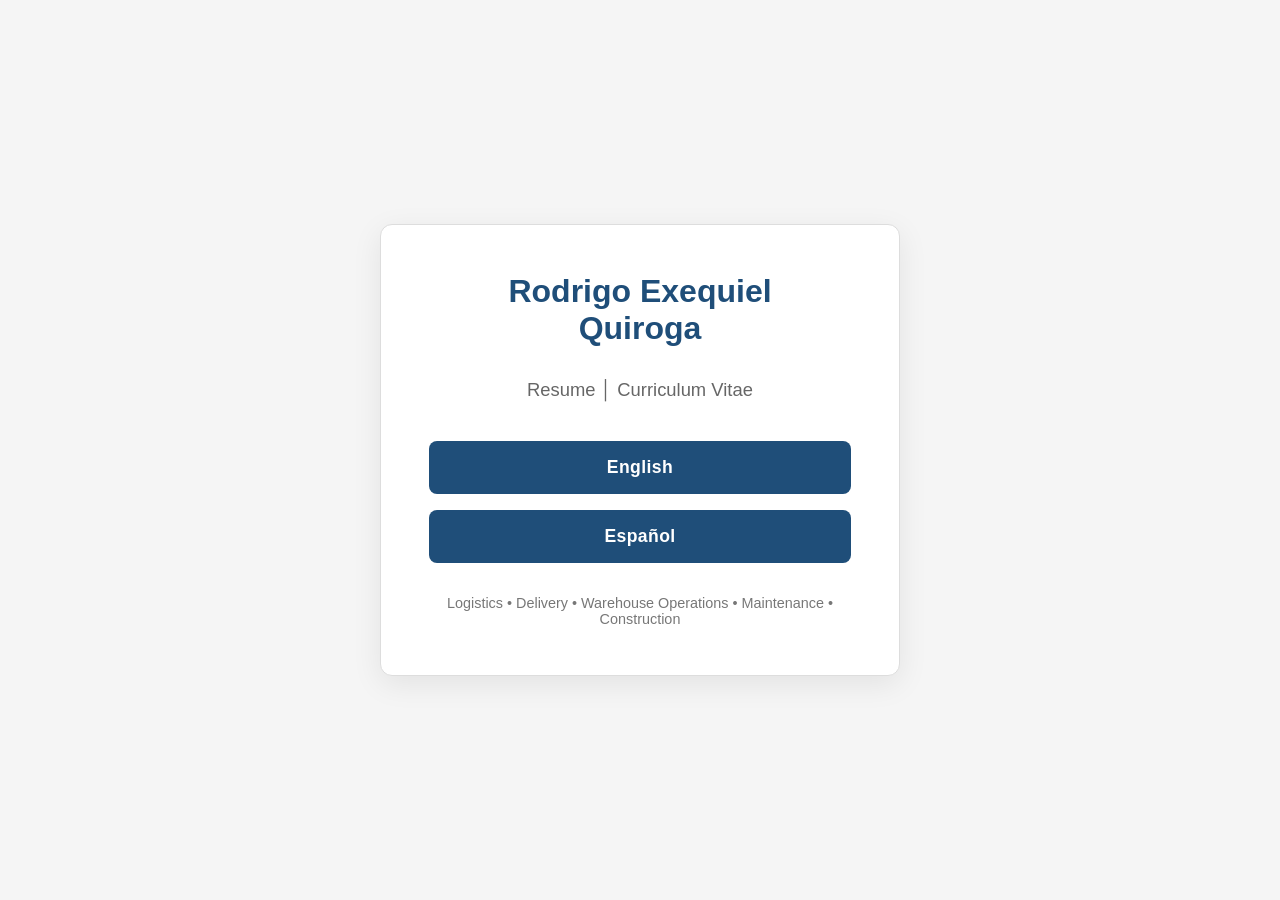
<file: index.html>
<!DOCTYPE html>
<html lang="en">

<head>

    <meta charset="UTF-8">

    <meta
        name="viewport"
        content="width=device-width, initial-scale=1.0"
    >

    <meta
        name="description"
        content="Resume | Curriculum Vitae of Rodrigo Exequiel Quiroga"
    >

    <title>Rodrigo Exequiel Quiroga</title>

    <style>

        :root
        {
            --bg: #f5f5f5;
            --card: #ffffff;
            --text: #222222;
            --accent: #1f4e79;
            --border: #dddddd;
        }

        *
        {
            box-sizing: border-box;
        }

        body
        {
            margin: 0;

            display: flex;
            justify-content: center;
            align-items: center;

            min-height: 100vh;

            font-family: Arial, Helvetica, sans-serif;

            background: var(--bg);
            color: var(--text);
        }

        .card
        {
            width: min(92%, 520px);

            padding: 48px;

            text-align: center;

            background: var(--card);

            border: 1px solid var(--border);
            border-radius: 12px;

            box-shadow: 0 8px 30px rgba(0, 0, 0, .08);

            transition:
                transform .15s ease,
                box-shadow .15s ease;
        }

        .card:hover
        {
            transform: translateY(-2px);

            box-shadow: 0 12px 36px rgba(0, 0, 0, .10);
        }

        h1
        {
            margin: 0;

            font-size: 2rem;

            color: var(--accent);
        }

        h1 + h1
        {
            margin-bottom: 2rem;
        }

        h2
        {
            margin: 0 0 2.5rem 0;

            font-size: 1.15rem;
            font-weight: normal;

            color: #666666;
        }

        .button
        {
            display: block;

            margin: 16px 0;
            padding: 16px;

            text-decoration: none;

            font-size: 1.1rem;
            font-weight: bold;
            letter-spacing: .4px;

            color: white;
            background: var(--accent);

            border-radius: 8px;

            transition:
                background .2s ease,
                transform .15s ease;
        }

        .button:hover
        {
            background: #163b5c;

            transform: translateY(-1px);
        }

        .footer
        {
            margin-top: 2rem;

            font-size: .9rem;

            color: #777777;
        }

    </style>

</head>

<body>

    <div class="card">

        <h1>
            Rodrigo Exequiel
        </h1>

        <h1>
            Quiroga
        </h1>

        <h2>
            Resume │ Curriculum Vitae
        </h2>

        <a
            class="button"
            href="index_en.html"
        >
            English
        </a>

        <a
            class="button"
            href="index_es.html"
        >
            Español
        </a>

        <div class="footer">
            Logistics • Delivery • Warehouse Operations • Maintenance • Construction
        </div>

    </div>

</body>

</html>
</file>
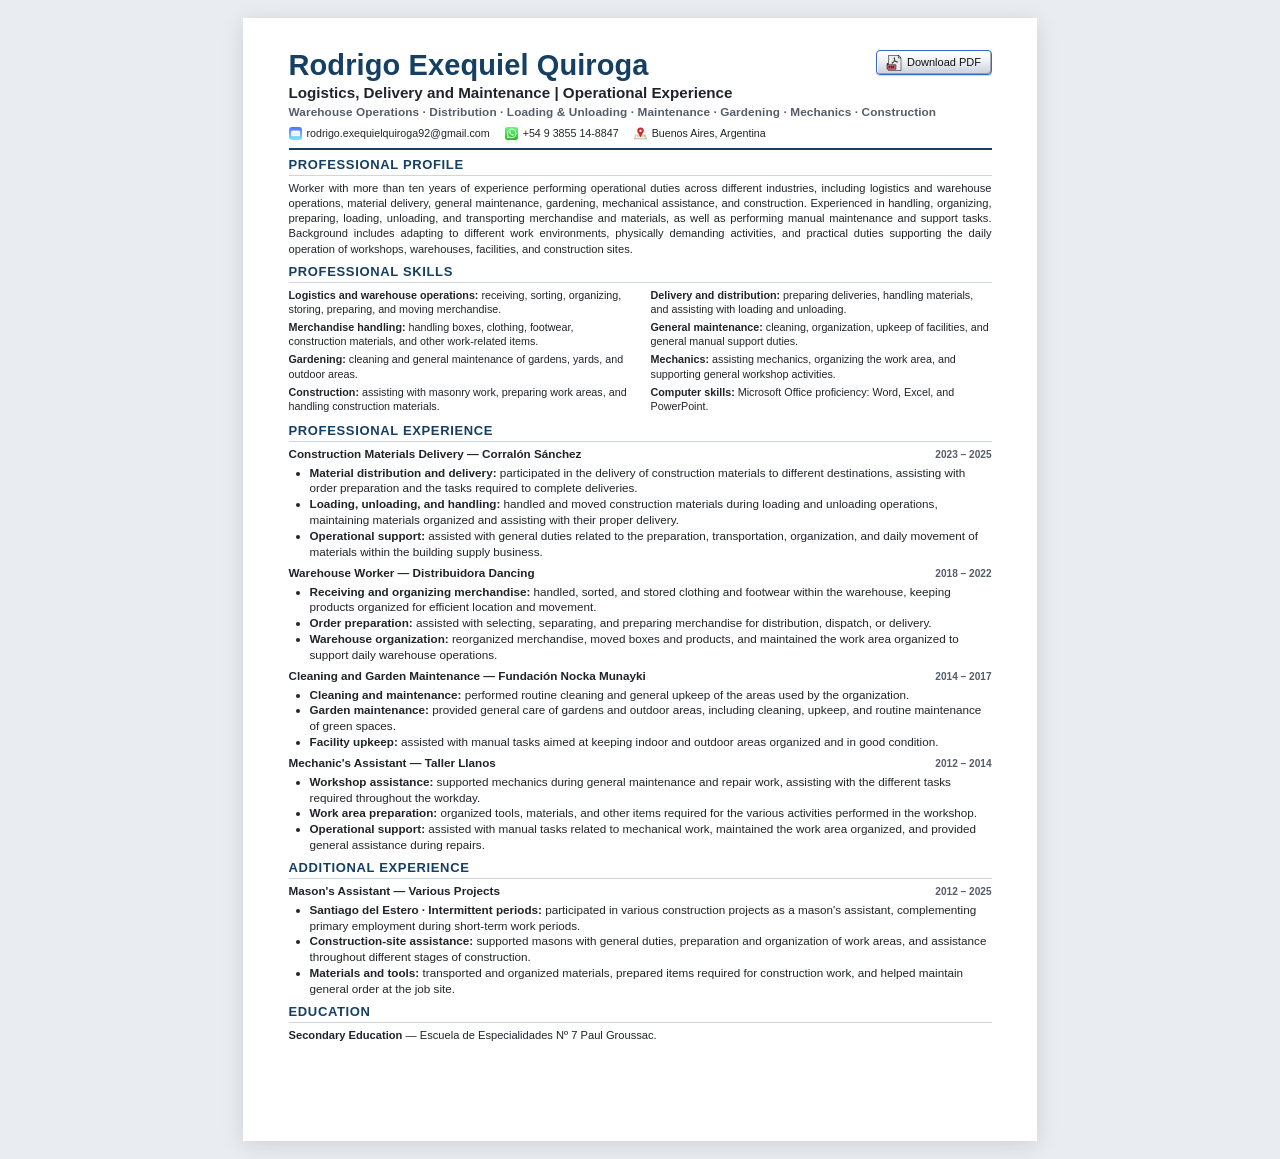
<file: index_en.html>
<!DOCTYPE html>

<html lang="en">
<head>
<meta charset="utf-8"/>
<meta content="width=device-width, initial-scale=1.0" name="viewport"/>
<meta content="Resume of Rodrigo Exequiel Quiroga: experience in logistics, warehouse operations, delivery, maintenance, gardening, mechanics, and construction." name="description"/>
<title>Resume | Rodrigo Exequiel Quiroga</title>
<link href="css/style.css" rel="stylesheet"/>
<link href="css/print.css" media="print" rel="stylesheet"/>
</head>

<body>
<main class="cv">

<header class="cv-header">

<div class="header-top">
<h1>Rodrigo Exequiel Quiroga</h1>

<a
aria-label="Download resume in PDF"
class="pdf-download"
download
href="pdf/resume_english.pdf"
>
<img alt="" aria-hidden="true" src="thumbnails/pdf.png"/>
<span>Download PDF</span>
</a>
</div>

<p class="headline">
    Logistics, Delivery and Maintenance
    <span aria-hidden="true">|</span>
    Operational Experience
</p>

<p class="specialties">
    Warehouse Operations · Distribution · Loading &amp; Unloading · Maintenance · Gardening · Mechanics · Construction
</p>

<address class="contact">

<a href="mailto:rodrigo.exequielquiroga92@gmail.com">
<img alt="" aria-hidden="true" src="thumbnails/email.png"/>
<span>rodrigo.exequielquiroga92@gmail.com</span>
</a>

<a href="https://wa.me/5493855148847">
<img alt="" aria-hidden="true" src="thumbnails/whatsapp.png"/>
<span>+54 9 3855 14-8847</span>
</a>

<span class="contact-item">
<img alt="" aria-hidden="true" src="thumbnails/location.png"/>
<span>Buenos Aires, Argentina</span>
</span>

</address>

</header>


<section aria-labelledby="profile">
<h2 id="profile">Professional Profile</h2>

<p>
    Worker with more than ten years of experience performing operational duties
    across different industries, including logistics and warehouse operations,
    material delivery, general maintenance, gardening, mechanical assistance,
    and construction. Experienced in handling, organizing, preparing, loading,
    unloading, and transporting merchandise and materials, as well as performing
    manual maintenance and support tasks. Background includes adapting to different
    work environments, physically demanding activities, and practical duties
    supporting the daily operation of workshops, warehouses, facilities, and
    construction sites.
</p>

</section>


<section aria-labelledby="skills">
<h2 id="skills">Professional Skills</h2>

<div class="skills">

<p>
<strong>Logistics and warehouse operations:</strong>
    receiving, sorting, organizing, storing, preparing, and moving merchandise.
</p>

<p>
<strong>Delivery and distribution:</strong>
    preparing deliveries, handling materials, and assisting with loading and unloading.
</p>

<p>
<strong>Merchandise handling:</strong>
    handling boxes, clothing, footwear, construction materials, and other work-related items.
</p>

<p>
<strong>General maintenance:</strong>
    cleaning, organization, upkeep of facilities, and general manual support duties.
</p>

<p>
<strong>Gardening:</strong>
    cleaning and general maintenance of gardens, yards, and outdoor areas.
</p>

<p>
<strong>Mechanics:</strong>
    assisting mechanics, organizing the work area, and supporting general workshop activities.
</p>

<p>
<strong>Construction:</strong>
    assisting with masonry work, preparing work areas, and handling construction materials.
</p>

<p>
<strong>Computer skills:</strong>
    Microsoft Office proficiency: Word, Excel, and PowerPoint.
</p>

</div>
</section>


<section aria-labelledby="experience">
<h2 id="experience">Professional Experience</h2>


<article class="entry">

<div class="entry-heading">
<h3>
    Construction Materials Delivery — Corralón Sánchez
</h3>
<p class="date">2023 – 2025</p>
</div>

<ul class="experience-list">

<li>
<strong>Material distribution and delivery:</strong>
    participated in the delivery of construction materials to different destinations,
    assisting with order preparation and the tasks required to complete deliveries.
</li>

<li>
<strong>Loading, unloading, and handling:</strong>
    handled and moved construction materials during loading and unloading operations,
    maintaining materials organized and assisting with their proper delivery.
</li>

<li>
<strong>Operational support:</strong>
    assisted with general duties related to the preparation, transportation,
    organization, and daily movement of materials within the building supply business.
</li>

</ul>

</article>


<article class="entry">

<div class="entry-heading">
<h3>
    Warehouse Worker — Distribuidora Dancing
</h3>
<p class="date">2018 – 2022</p>
</div>

<ul class="experience-list">

<li>
<strong>Receiving and organizing merchandise:</strong>
    handled, sorted, and stored clothing and footwear within the warehouse,
    keeping products organized for efficient location and movement.
</li>

<li>
<strong>Order preparation:</strong>
    assisted with selecting, separating, and preparing merchandise for
    distribution, dispatch, or delivery.
</li>

<li>
<strong>Warehouse organization:</strong>
    reorganized merchandise, moved boxes and products, and maintained
    the work area organized to support daily warehouse operations.
</li>

</ul>

</article>


<article class="entry">

<div class="entry-heading">
<h3>
    Cleaning and Garden Maintenance — Fundación Nocka Munayki
</h3>
<p class="date">2014 – 2017</p>
</div>

<ul class="experience-list">

<li>
<strong>Cleaning and maintenance:</strong>
    performed routine cleaning and general upkeep of the areas used by the organization.
</li>

<li>
<strong>Garden maintenance:</strong>
    provided general care of gardens and outdoor areas, including cleaning,
    upkeep, and routine maintenance of green spaces.
</li>

<li>
<strong>Facility upkeep:</strong>
    assisted with manual tasks aimed at keeping indoor and outdoor areas
    organized and in good condition.
</li>

</ul>

</article>


<article class="entry">

<div class="entry-heading">
<h3>
    Mechanic's Assistant — Taller Llanos
</h3>
<p class="date">2012 – 2014</p>
</div>

<ul class="experience-list">

<li>
<strong>Workshop assistance:</strong>
    supported mechanics during general maintenance and repair work,
    assisting with the different tasks required throughout the workday.
</li>

<li>
<strong>Work area preparation:</strong>
    organized tools, materials, and other items required for the various
    activities performed in the workshop.
</li>

<li>
<strong>Operational support:</strong>
    assisted with manual tasks related to mechanical work, maintained
    the work area organized, and provided general assistance during repairs.
</li>

</ul>

</article>

</section>


<section aria-labelledby="additional-experience">
<h2 id="additional-experience">Additional Experience</h2>

<article class="entry">

<div class="entry-heading">
<h3>
    Mason's Assistant — Various Projects
</h3>
<p class="date">2012 – 2025</p>
</div>

<ul class="experience-list">

<li>
<strong>Santiago del Estero · Intermittent periods:</strong>
    participated in various construction projects as a mason's assistant,
    complementing primary employment during short-term work periods.
</li>

<li>
<strong>Construction-site assistance:</strong>
    supported masons with general duties, preparation and organization
    of work areas, and assistance throughout different stages of construction.
</li>

<li>
<strong>Materials and tools:</strong>
    transported and organized materials, prepared items required for
    construction work, and helped maintain general order at the job site.
</li>

</ul>

</article>

</section>


<section aria-labelledby="education">
<h2 id="education">Education</h2>

<div class="education">

<p>
<strong>Secondary Education</strong>
    — Escuela de Especialidades Nº 7 Paul Groussac.
</p>

</div>

</section>

</main>
</body>
</html>
</file>
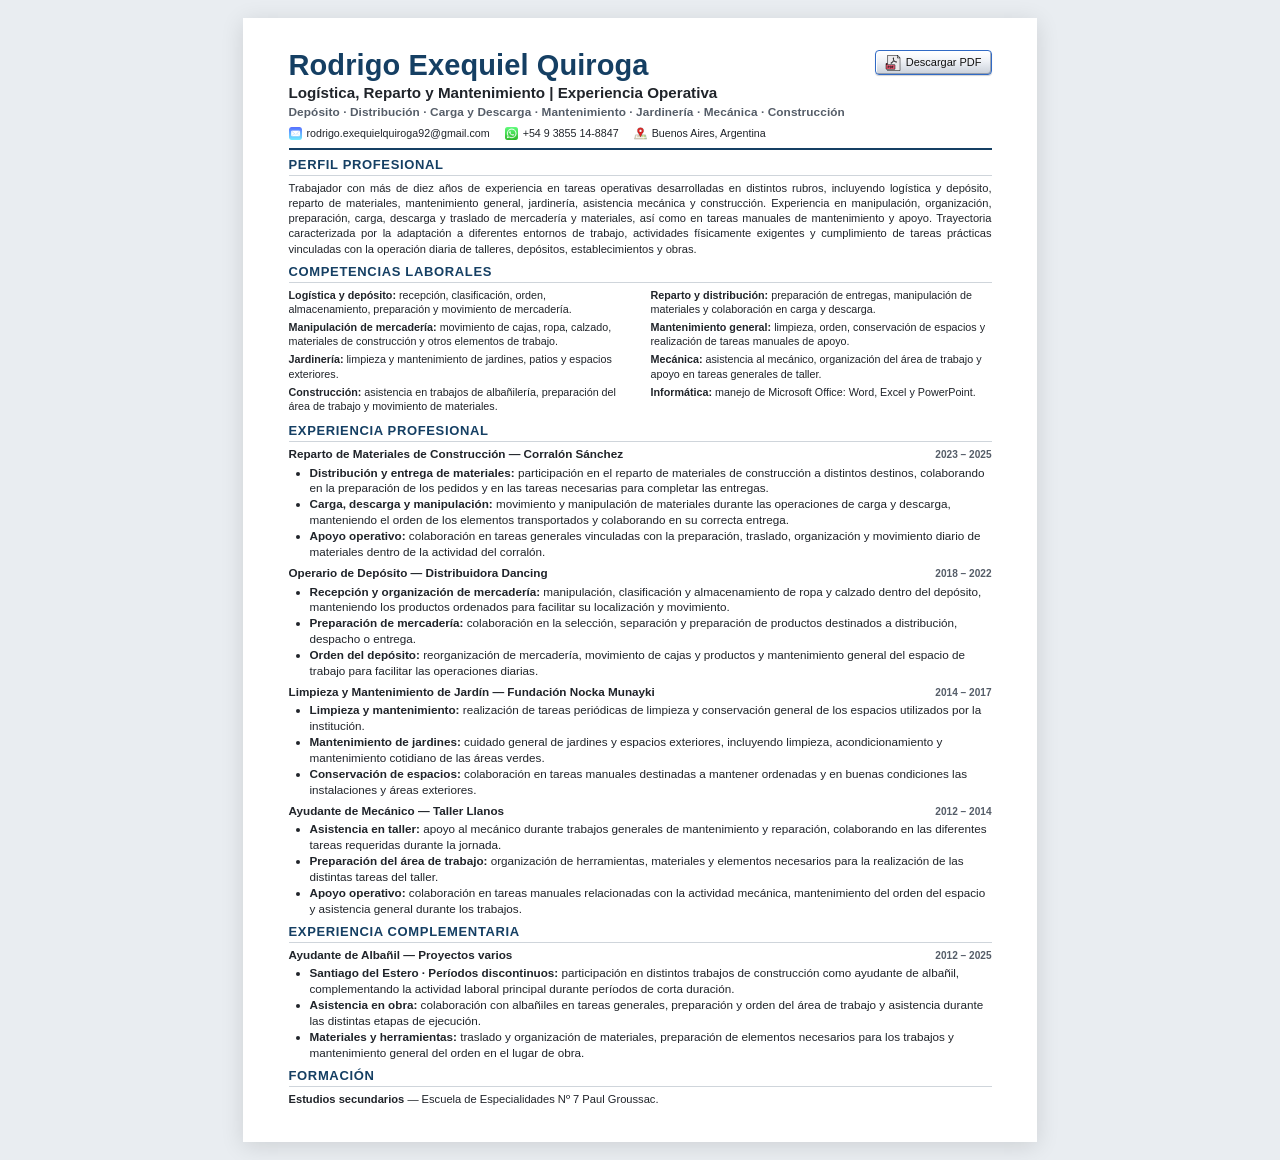
<file: index_es.html>
<!DOCTYPE html>

<html lang="es">
<head>
<meta charset="utf-8"/>
<meta content="width=device-width, initial-scale=1.0" name="viewport"/>
<meta content="Curriculum Vitae de Rodrigo Exequiel Quiroga: experiencia en logística, depósito, reparto, mantenimiento, jardinería, mecánica y construcción." name="description"/>
<title>Curriculum Vitae | Rodrigo Exequiel Quiroga</title>
<link href="css/style.css" rel="stylesheet"/>
<link href="css/print.css" media="print" rel="stylesheet"/>
</head>

<body>
<main class="cv">

<header class="cv-header">

<div class="header-top">
<h1>Rodrigo Exequiel Quiroga</h1>

<a
aria-label="Descargar currículum en PDF"
class="pdf-download"
download
href="pdf/cv_español.pdf"
>
<img alt="" aria-hidden="true" src="thumbnails/pdf.png"/>
<span>Descargar PDF</span>
</a>
</div>

<p class="headline">
    Logística, Reparto y Mantenimiento
    <span aria-hidden="true">|</span>
    Experiencia Operativa
</p>

<p class="specialties">
    Depósito · Distribución · Carga y Descarga · Mantenimiento · Jardinería · Mecánica · Construcción
</p>

<address class="contact">

<a href="mailto:rodrigo.exequielquiroga92@gmail.com">
<img alt="" aria-hidden="true" src="thumbnails/email.png"/>
<span>rodrigo.exequielquiroga92@gmail.com</span>
</a>

<a href="https://wa.me/5493855148847">
<img alt="" aria-hidden="true" src="thumbnails/whatsapp.png"/>
<span>+54 9 3855 14-8847</span>
</a>

<span class="contact-item">
<img alt="" aria-hidden="true" src="thumbnails/location.png"/>
<span>Buenos Aires, Argentina</span>
</span>

</address>

</header>


<section aria-labelledby="perfil">
<h2 id="perfil">Perfil profesional</h2>

<p>
    Trabajador con más de diez años de experiencia en tareas operativas desarrolladas
    en distintos rubros, incluyendo logística y depósito, reparto de materiales,
    mantenimiento general, jardinería, asistencia mecánica y construcción.
    Experiencia en manipulación, organización, preparación, carga, descarga y traslado
    de mercadería y materiales, así como en tareas manuales de mantenimiento y apoyo.
    Trayectoria caracterizada por la adaptación a diferentes entornos de trabajo,
    actividades físicamente exigentes y cumplimiento de tareas prácticas vinculadas
    con la operación diaria de talleres, depósitos, establecimientos y obras.
</p>

</section>


<section aria-labelledby="competencias">
<h2 id="competencias">Competencias laborales</h2>

<div class="skills">

<p>
<strong>Logística y depósito:</strong>
    recepción, clasificación, orden, almacenamiento, preparación y movimiento de mercadería.
</p>

<p>
<strong>Reparto y distribución:</strong>
    preparación de entregas, manipulación de materiales y colaboración en carga y descarga.
</p>

<p>
<strong>Manipulación de mercadería:</strong>
    movimiento de cajas, ropa, calzado, materiales de construcción y otros elementos de trabajo.
</p>

<p>
<strong>Mantenimiento general:</strong>
    limpieza, orden, conservación de espacios y realización de tareas manuales de apoyo.
</p>

<p>
<strong>Jardinería:</strong>
    limpieza y mantenimiento de jardines, patios y espacios exteriores.
</p>

<p>
<strong>Mecánica:</strong>
    asistencia al mecánico, organización del área de trabajo y apoyo en tareas generales de taller.
</p>

<p>
<strong>Construcción:</strong>
    asistencia en trabajos de albañilería, preparación del área de trabajo y movimiento de materiales.
</p>

<p>
<strong>Informática:</strong>
    manejo de Microsoft Office: Word, Excel y PowerPoint.
</p>

</div>
</section>


<section aria-labelledby="experiencia">
<h2 id="experiencia">Experiencia profesional</h2>


<article class="entry">

<div class="entry-heading">
<h3>
    Reparto de Materiales de Construcción — Corralón Sánchez
</h3>
<p class="date">2023 – 2025</p>
</div>

<ul class="experience-list">

<li>
<strong>Distribución y entrega de materiales:</strong>
    participación en el reparto de materiales de construcción a distintos destinos,
    colaborando en la preparación de los pedidos y en las tareas necesarias para
    completar las entregas.
</li>

<li>
<strong>Carga, descarga y manipulación:</strong>
    movimiento y manipulación de materiales durante las operaciones de carga y
    descarga, manteniendo el orden de los elementos transportados y colaborando
    en su correcta entrega.
</li>

<li>
<strong>Apoyo operativo:</strong>
    colaboración en tareas generales vinculadas con la preparación, traslado,
    organización y movimiento diario de materiales dentro de la actividad del corralón.
</li>

</ul>

</article>


<article class="entry">

<div class="entry-heading">
<h3>
    Operario de Depósito — Distribuidora Dancing
</h3>
<p class="date">2018 – 2022</p>
</div>

<ul class="experience-list">

<li>
<strong>Recepción y organización de mercadería:</strong>
    manipulación, clasificación y almacenamiento de ropa y calzado dentro del depósito,
    manteniendo los productos ordenados para facilitar su localización y movimiento.
</li>

<li>
<strong>Preparación de mercadería:</strong>
    colaboración en la selección, separación y preparación de productos destinados
    a distribución, despacho o entrega.
</li>

<li>
<strong>Orden del depósito:</strong>
    reorganización de mercadería, movimiento de cajas y productos y mantenimiento
    general del espacio de trabajo para facilitar las operaciones diarias.
</li>

</ul>

</article>


<article class="entry">

<div class="entry-heading">
<h3>
    Limpieza y Mantenimiento de Jardín — Fundación Nocka Munayki
</h3>
<p class="date">2014 – 2017</p>
</div>

<ul class="experience-list">

<li>
<strong>Limpieza y mantenimiento:</strong>
    realización de tareas periódicas de limpieza y conservación general de los
    espacios utilizados por la institución.
</li>

<li>
<strong>Mantenimiento de jardines:</strong>
    cuidado general de jardines y espacios exteriores, incluyendo limpieza,
    acondicionamiento y mantenimiento cotidiano de las áreas verdes.
</li>

<li>
<strong>Conservación de espacios:</strong>
    colaboración en tareas manuales destinadas a mantener ordenadas y en buenas
    condiciones las instalaciones y áreas exteriores.
</li>

</ul>

</article>


<article class="entry">

<div class="entry-heading">
<h3>
    Ayudante de Mecánico — Taller Llanos
</h3>
<p class="date">2012 – 2014</p>
</div>

<ul class="experience-list">

<li>
<strong>Asistencia en taller:</strong>
    apoyo al mecánico durante trabajos generales de mantenimiento y reparación,
    colaborando en las diferentes tareas requeridas durante la jornada.
</li>

<li>
<strong>Preparación del área de trabajo:</strong>
    organización de herramientas, materiales y elementos necesarios para la realización
    de las distintas tareas del taller.
</li>

<li>
<strong>Apoyo operativo:</strong>
    colaboración en tareas manuales relacionadas con la actividad mecánica,
    mantenimiento del orden del espacio y asistencia general durante los trabajos.
</li>

</ul>

</article>

</section>


<section aria-labelledby="experiencia-complementaria">
<h2 id="experiencia-complementaria">Experiencia complementaria</h2>

<article class="entry">

<div class="entry-heading">
<h3>
    Ayudante de Albañil — Proyectos varios
</h3>
<p class="date">2012 – 2025</p>
</div>

<ul class="experience-list">

<li>
<strong>Santiago del Estero · Períodos discontinuos:</strong>
    participación en distintos trabajos de construcción como ayudante de albañil,
    complementando la actividad laboral principal durante períodos de corta duración.
</li>

<li>
<strong>Asistencia en obra:</strong>
    colaboración con albañiles en tareas generales, preparación y orden del área
    de trabajo y asistencia durante las distintas etapas de ejecución.
</li>

<li>
<strong>Materiales y herramientas:</strong>
    traslado y organización de materiales, preparación de elementos necesarios
    para los trabajos y mantenimiento general del orden en el lugar de obra.
</li>

</ul>

</article>

</section>


<section aria-labelledby="formacion">
<h2 id="formacion">Formación</h2>

<div class="education">

<p>
<strong>Estudios secundarios</strong>
    — Escuela de Especialidades Nº 7 Paul Groussac.
</p>

</div>

</section>

</main>
</body>
</html>
</file>
<file: css/style.css>
/* ==========================================================
   CV — José Federico Castro Tramontina
   Diseño sobrio, ATS-friendly y preparado para A4.
   ========================================================== */

:root {
    --text: #20242a;
    --muted: #555d68;
    --accent: #153f63;
    --rule: #cfd5db;
    --paper: #ffffff;
    --screen-bg: #e9edf1;
}

*,
*::before,
*::after {
    box-sizing: border-box;
}

html {
    font-size: 16px;
}

body {
    margin: 0;
    color: var(--text);
    background: var(--screen-bg);
    font-family: Arial, Helvetica, sans-serif;
    line-height: 1.36;
    text-rendering: optimizeLegibility;
    -webkit-font-smoothing: antialiased;
}

a {
    color: inherit;
    text-decoration: none;
}

a:hover,
a:focus-visible {
    color: var(--accent);
    text-decoration: underline;
}

/* ==========================================================
   Página A4
   ========================================================== */

.cv {
    width: 210mm;
    min-height: 297mm;
    margin: 18px auto;
    padding: 8.5mm 12mm;
    background: var(--paper);
    box-shadow: 0 4px 22px rgba(0, 0, 0, 0.12);
}

/* ==========================================================
   Encabezado
   ========================================================== */

.cv-header {
    padding-bottom: 8px;
    border-bottom: 2px solid var(--accent);
}

.header-top {
    display: flex;
    align-items: flex-start;
    justify-content: space-between;
    gap: 18px;
}

h1,
h2,
h3,
p {
    margin-top: 0;
}

h1 {
    margin-bottom: 3px;
    color: var(--accent);
    font-size: 29px;
    line-height: 1.05;
    letter-spacing: 0.1px;
}

/* ==========================================================
   Botón de descarga PDF estilo Windows XP
   ========================================================== */

.pdf-download {
    display: inline-flex;
    flex: 0 0 auto;
    align-items: center;
    justify-content: center;
    gap: 5px;

    min-width: 116px;
    height: 25px;
    margin: 0;
    padding: 2px 9px;

    color: #111111;

    background:
        linear-gradient(
            to bottom,
            #ffffff 0%,
            #fafbfd 18%,
            #edf0f5 46%,
            #dce1e8 72%,
            #cbd1da 100%
        );

    border: 1px solid #316ac5;
    border-radius: 4px;

    box-shadow:
        inset 1px 1px 0 rgba(255, 255, 255, 1),
        inset -1px -1px 0 rgba(103, 116, 136, 0.55),
        0 1px 1px rgba(0, 0, 0, 0.18);

    font-family: Arial, Helvetica, sans-serif;
    font-size: 11px;
    font-weight: 400;
    line-height: 1;

    white-space: nowrap;
    text-decoration: none;

    cursor: pointer;
    user-select: none;
}

.pdf-download img {
    width: 16px;
    height: 16px;
    flex: 0 0 16px;
    object-fit: contain;
}

.pdf-download:hover,
.pdf-download:focus-visible {
    color: #111111;

    background:
        linear-gradient(
            to bottom,
            #ffffff 0%,
            #ffffff 20%,
            #f2f6fb 48%,
            #e1eaf5 74%,
            #ccdced 100%
        );

    border-color: #0a4fa3;

    text-decoration: none;
    outline: none;
}

.pdf-download:focus-visible {
    box-shadow:
        inset 1px 1px 0 rgba(255, 255, 255, 1),
        inset -1px -1px 0 rgba(103, 116, 136, 0.55),
        0 0 0 2px rgba(49, 106, 197, 0.25);
}

.pdf-download:active {
    padding-top: 3px;
    padding-bottom: 1px;

    background:
        linear-gradient(
            to bottom,
            #c9ced7 0%,
            #dce1e8 38%,
            #eef1f5 72%,
            #fafbfc 100%
        );

    box-shadow:
        inset 1px 1px 1px rgba(45, 54, 68, 0.45),
        inset -1px -1px 0 rgba(255, 255, 255, 0.9);
}

.headline {
    margin-bottom: 3px;
    font-size: 15.2px;
    font-weight: 700;
    line-height: 1.2;
}

.specialties {
    margin-bottom: 7px;
    color: var(--muted);
    font-size: 11.8px;
    font-weight: 600;
    line-height: 1.25;
    letter-spacing: 0.1px;
}

.contact {
    display: flex;
    flex-wrap: wrap;
    gap: 5px 15px;
    margin: 0;
    font-size: 10.7px;
    font-style: normal;
    line-height: 1.25;
}

.contact a,
.contact-item {
    display: inline-flex;
    align-items: center;
    gap: 5px;
    white-space: nowrap;
}

.contact img {
    width: 13px;
    height: 13px;
    flex: 0 0 13px;
    object-fit: contain;
}

.availability {
    margin: 5px 0 0;
    color: var(--muted);
    font-size: 10.6px;
    font-weight: 600;
    line-height: 1.25;
}

/* ==========================================================
   Secciones generales
   ========================================================== */

section {
    margin-top: 8px;
}

h2 {
    margin-bottom: 5px;
    padding-bottom: 2px;
    border-bottom: 1px solid var(--rule);
    color: var(--accent);
    font-size: 13px;
    line-height: 1.15;
    letter-spacing: 0.65px;
    text-transform: uppercase;
}

h3 {
    margin-bottom: 1px;
    font-size: 11.7px;
    line-height: 1.24;
}

p {
    margin-bottom: 4px;
    font-size: 11.15px;
    line-height: 1.36;
}

/* ==========================================================
   Perfil profesional
   ========================================================== */

section[aria-labelledby="perfil"] > p,
section[aria-labelledby="profile"] > p {
    text-align: justify;
    text-justify: inter-word;
    hyphens: auto;
}

/* ==========================================================
   Competencias técnicas
   ========================================================== */

.skills {
    display: grid;
    grid-template-columns: 1fr 1fr;
    column-gap: 21px;
    row-gap: 1px;
}

.skills p {
    margin-bottom: 3px;
    font-size: 10.75px;
    line-height: 1.32;
}

/* ==========================================================
   Experiencia profesional
   ========================================================== */

.entry {
    margin-bottom: 6px;
    break-inside: avoid;
    page-break-inside: avoid;
}

.entry:last-child {
    margin-bottom: 0;
}

.entry-heading {
    display: flex;
    align-items: baseline;
    justify-content: space-between;
    gap: 14px;
}

.entry-heading h3 {
    flex: 1 1 auto;
}

.date {
    flex: 0 0 auto;
    margin: 0;
    color: var(--muted);
    font-size: 10.1px;
    font-weight: 700;
    line-height: 1.2;
    white-space: nowrap;
}

/*
 * Los ítems de experiencia usan exactamente el mismo tamaño
 * que los títulos de los puestos (h3). No modifica ninguna
 * otra fuente del CV.
 */

.experience-list {
    margin: 2px 0 0;
    padding-left: 21px;
}

.experience-list li {
    margin: 0;
    font-size: 11.7px;
    line-height: 1.36;
    font-weight: 400;
}

.experience-list strong {
    font-size: inherit;
    font-weight: 700;
}

/* ==========================================================
   Proyectos y formación
   ========================================================== */

.projects,
.education {
    break-inside: avoid;
    page-break-inside: avoid;
}

.projects p {
    margin-bottom: 4px;
}

.education p {
    margin-bottom: 3px;
}

/* ==========================================================
   Pie
   ========================================================== */

.cv-footer {
    margin-top: 7px;
    padding-top: 5px;
    border-top: 1px solid var(--rule);
}

.cv-footer p {
    margin: 0;
    font-size: 10.8px;
}

/* ==========================================================
   Pantallas pequeñas
   ========================================================== */

@media (max-width: 900px) {
    body {
        background: var(--paper);
    }

    .cv {
        width: 100%;
        min-height: auto;
        margin: 0;
        padding: 22px;
        box-shadow: none;
    }

    .skills {
        grid-template-columns: 1fr;
    }

    .entry-heading {
        display: block;
    }

    .date {
        margin-top: 2px;
    }
}

@media (max-width: 560px) {
    .header-top {
        flex-direction: column;
        align-items: flex-start;
        gap: 8px;
    }
}
</file>
<file: css/print.css>
@page {
    size: A4;
    margin: 0;
}

html,
body {
    width: 100%;
    height: 100%;

    margin: 0;
    padding: 0;

    overflow: hidden;

    background: #ffffff;
}

body {
    -webkit-print-color-adjust: exact;
    print-color-adjust: exact;
}

.cv {
    width: auto;
    height: 297mm;
    min-height: 297mm;
    max-height: 297mm;

    margin: 0;

    /*
     * Compensación óptica:
     * 6 mm arriba + 11 mm abajo = 17 mm totales.
     * Se conserva exactamente la misma altura útil anterior.
     */
    padding: 1mm 12mm 1mm;

    overflow: hidden;

    background: #ffffff;
    box-shadow: none;
}

/* ==========================================================
   Ocultar botón de descarga en impresión
   ========================================================== */

.pdf-download {
    display: none;
}

/* ==========================================================
   Mantener las dos columnas de competencias técnicas
   ========================================================== */

.skills {
    display: grid;
    grid-template-columns: 1fr 1fr;
    column-gap: 21px;
    row-gap: 1px;
}

/* ==========================================================
   Ajuste vertical exclusivo para impresión
   No modifica ningún tamaño de fuente
   ========================================================== */

section {
    margin-top: 7px;
}

h2 {
    margin-bottom: 4px;
}

.entry {
    margin-bottom: 5px;
}

.experience-list {
    margin-top: 1px;
}

.projects p {
    margin-bottom: 3px;
}

.education p {
    margin-bottom: 2px;
}

.cv-footer {
    margin-top: 5px;
    padding-top: 4px;
}

/* ==========================================================
   Enlaces y control de cortes
   ========================================================== */

a {
    color: inherit;
    text-decoration: none;
}

section,
article,
.projects,
.education,
.cv-footer {
    break-inside: avoid;
    page-break-inside: avoid;
}

h1,
h2,
h3,
p,
li {
    orphans: 2;
    widows: 2;
}
</file>
